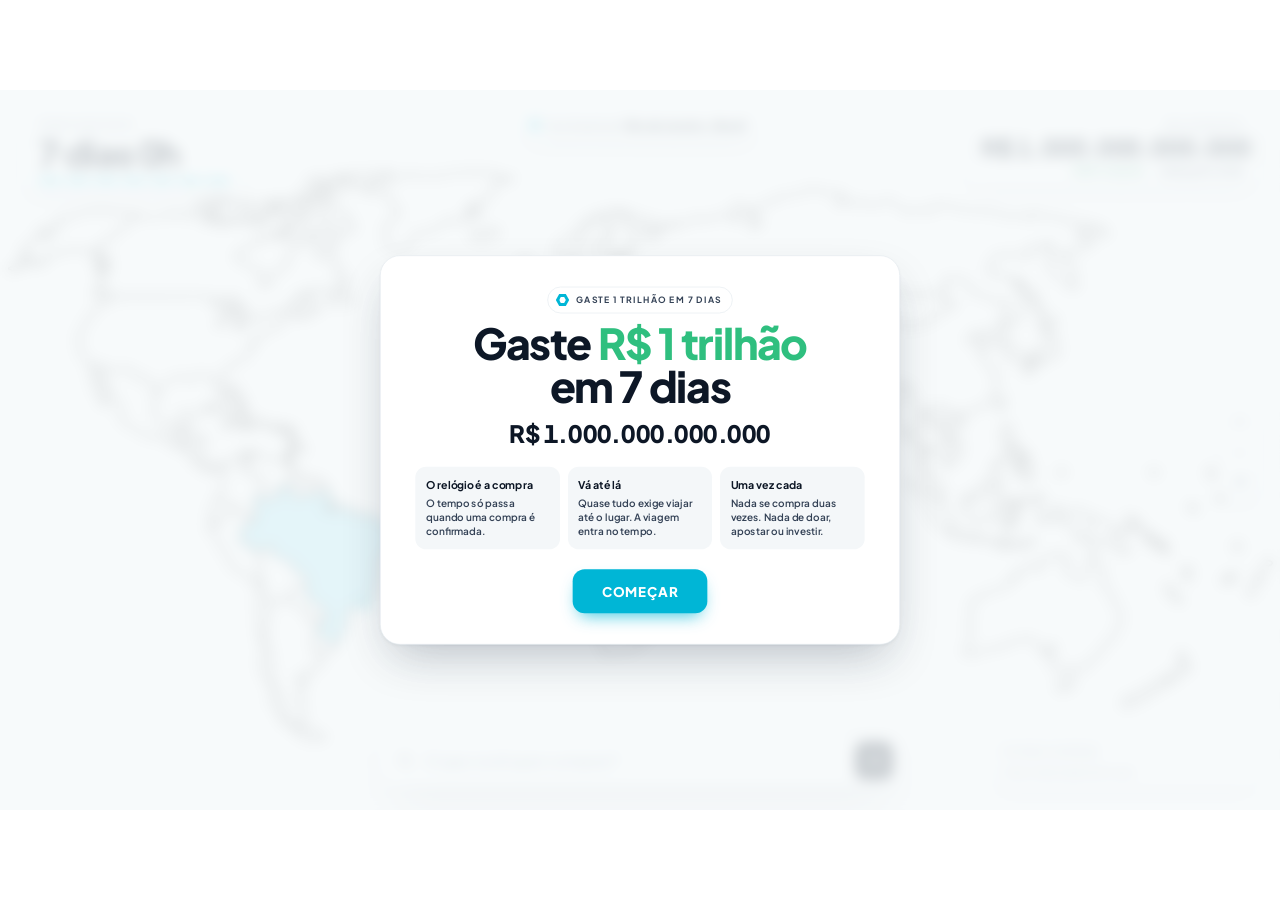
<file: index.html>
<!doctype html>
<html lang="pt-BR">
<head>
<meta charset="utf-8">
<meta name="viewport" content="width=device-width, initial-scale=1">
<title>Gaste 1 Trilhão</title>
<meta name="description" content="Você tem R$ 1 trilhão e 7 dias para gastar tudo.">
<link rel="preconnect" href="https://fonts.googleapis.com">
<link rel="preconnect" href="https://fonts.gstatic.com" crossorigin>
<link href="https://fonts.googleapis.com/css2?family=Plus+Jakarta+Sans:wght@400;500;600;700;800&display=swap" rel="stylesheet">
<link rel="stylesheet" href="style.css">
</head>
<body>
<div id="viewport">
  <div id="stage">

    <!-- ===== MAPA EM TELA CHEIA ===== -->
    <div id="mapWrap">
      <div id="mapInner">
        <img id="mapImg" src="mapa_mundi_em_branco.png" alt="" draggable="false">
        <canvas id="mapCanvas"></canvas>
        <svg id="mapSvg" viewBox="0 0 1793 877" preserveAspectRatio="none">
          <defs>
            <filter id="softShadow" x="-50%" y="-50%" width="200%" height="200%">
              <feDropShadow dx="0" dy="2" stdDeviation="2.5" flood-color="#0b3b4a" flood-opacity=".22"/>
            </filter>
          </defs>
          <g id="routeLayer"></g>
          <g id="dotsLayer"></g>
          <g id="markerLayer"></g>
          <g id="fxLayer"></g>
        </svg>
      </div>
    </div>
    <div id="mapTip"></div>

    <!-- ===== HUD FLUTUANTE ===== -->
    <section id="timeBox" class="hud">
      <div class="lbl">TEMPO RESTANTE</div>
      <div id="timeValue" class="time-val">7 dias 0h</div>
      <div id="dayPills" class="day-pills"></div>
      <div id="urgency" class="urgency"></div>
    </section>

    <div id="locChip" class="hud"><span class="pin"></span><span>Você está em <b id="locName">Rio de Janeiro, Brasil</b></span></div>
    <div id="banner"></div>

    <section id="moneyBox" class="hud">
      <div class="lbl">SEU DINHEIRO</div>
      <div id="moneyValue" class="money-val">R$ 1.000.000.000.000</div>
      <div class="money-sub"><span id="leftPct">100% restante</span><span class="dot">·</span><span id="spentValue">nada gasto ainda</span></div>
      <div id="pileWrap">
        <canvas id="pile" width="760" height="420"></canvas>
        <div class="pile-cap">R$ 1 trilhão em notas de R$ 100 = um cubo de 22 m.<br>Cada bloco = R$ 1 bilhão. Você tem 1,75 m.</div>
      </div>
    </section>

    <div id="zoomCtl" class="hud">
      <button data-z="in" title="Aproximar">+</button>
      <button data-z="out" title="Afastar">−</button>
      <button data-z="reset" title="Visão mundial">↺</button>
    </div>

    <section id="historyBar" class="hud">
      <div class="hist-title">ÚLTIMAS COMPRAS</div>
      <div id="histChips"></div>
      <button id="histAll" class="link-btn" type="button">VER TODAS →</button>
    </section>

    <!-- ===== CAIXA DE TEXTO (centro, embaixo) ===== -->
    <form id="searchForm" autocomplete="off">
      <ul id="suggest"></ul>
      <div class="search-box">
        <svg class="search-ico" viewBox="0 0 24 24"><circle cx="11" cy="11" r="7"/><path d="m20 20-3.5-3.5"/></svg>
        <input id="searchInput" type="text" placeholder="O que você quer comprar?" spellcheck="false">
        <button id="searchBtn" type="submit" aria-label="Pesquisar">
          <svg viewBox="0 0 24 24"><path d="M5 12h14M13 6l6 6-6 6"/></svg>
        </button>
      </div>
    </form>

    <!-- ===== MINI TELA DE CONFIRMAÇÃO ===== -->
    <div id="modalBack" class="hidden"><div id="modal"></div></div>

    <!-- ===== MOMENTO DO DINHEIRO ===== -->
    <div id="moment" class="hidden">
      <div class="mo-card">
        <div class="mo-k" id="moK">VOCÊ GASTOU</div>
        <div class="mo-v" id="moV">R$ 0</div>
        <div class="mo-row">
          <div id="moArt"></div>
          <div class="mo-pile">
          <canvas id="bigPile" width="1520" height="1120"></canvas>
          </div>
          <div id="moLens" class="hidden">
            <div class="lens-head">ZOOM EM 1 BLOCO</div>
            <div class="lens-sub">1 bloco = R$ 1 bilhão · 2,2 m de altura</div>
            <canvas id="lensCv" width="360" height="360"></canvas>
            <div id="lensCap" class="lens-cap"></div>
          </div>
        </div>
        <div class="mo-r" id="moR"></div>
        <div class="mo-cmp" id="moCmp"></div>
        <div class="mo-next" id="moNext">clique para continuar ▸</div>
      </div>
    </div>

    <div id="vignette"></div>
    <div id="milestone" class="hidden"><div class="ms-band"><div class="ms-k">MARCO</div><div class="ms-t" id="msT"></div><div class="ms-s" id="msS"></div><div class="ms-bar"><i id="msBar"></i></div></div></div>
    <div id="overlay" class="hidden"></div>
    <canvas id="confetti"></canvas>
  </div>
</div>

<div id="adminDock" class="hidden"></div>

<script src="map-data.js"></script>
<script src="data.js"></script>
<script src="art.js"></script>
<script src="cube.js"></script>
<script src="game.js"></script>
<script src="admin.js"></script>
</body>
</html>
</file>
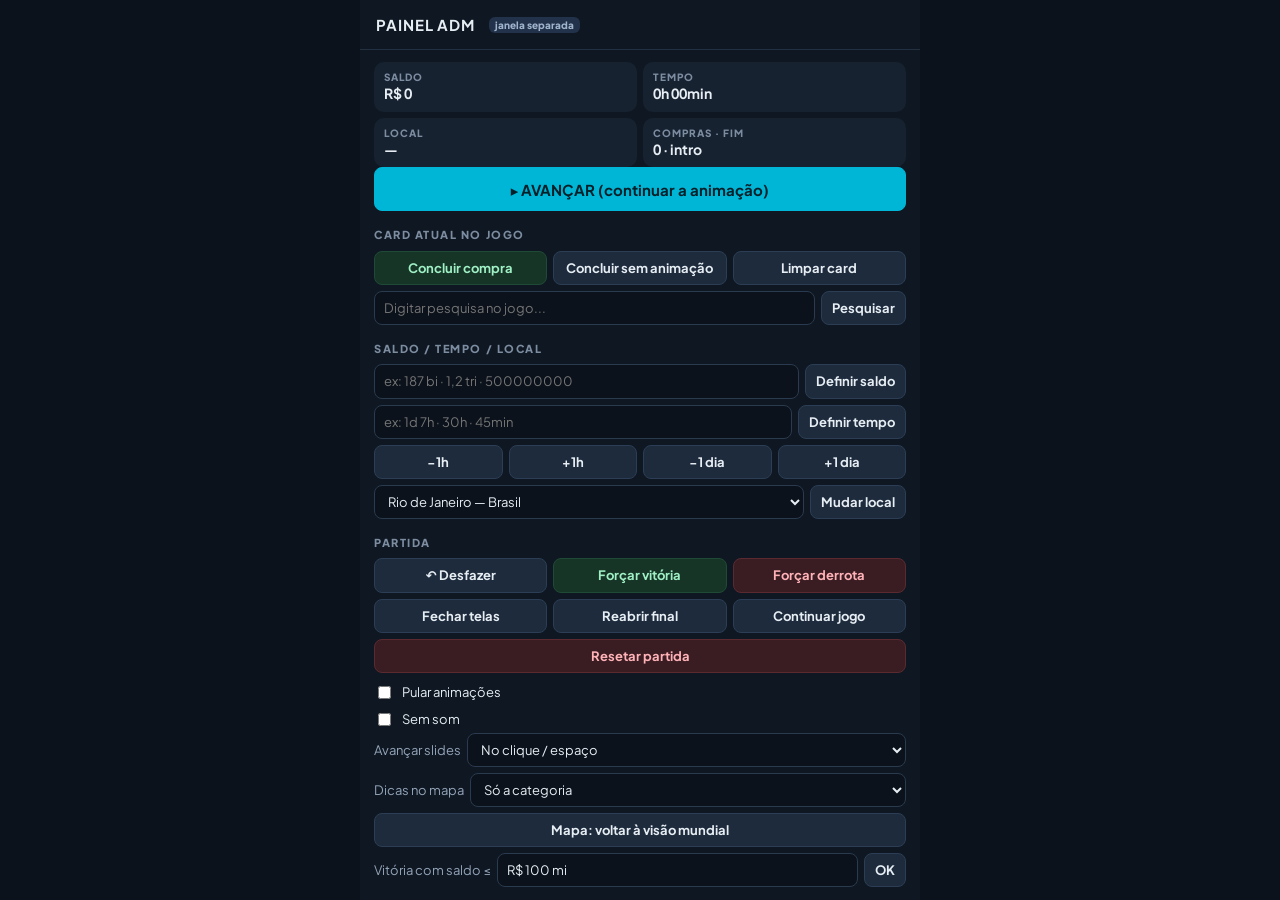
<file: admin.html>
<!doctype html>
<html lang="pt-BR">
<head>
<meta charset="utf-8">
<meta name="viewport" content="width=device-width, initial-scale=1">
<meta name="robots" content="noindex">
<title>ADM · Gaste 1 Trilhão</title>
<link href="https://fonts.googleapis.com/css2?family=Plus+Jakarta+Sans:wght@400;600;700;800&display=swap" rel="stylesheet">
<style>
  html,body{margin:0;height:100%;background:#0b121b}
  #root{max-width:560px;height:100%;margin:0 auto}
</style>
</head>
<body>
<div id="root"></div>
<script src="map-data.js"></script>
<script src="data.js"></script>
<script src="admin.js"></script>
<script>window.TRILHAO_ADMIN.mount(document.getElementById('root'), { local: false });</script>
</body>
</html>
</file>
<file: style.css>
:root{
  --ink:#0d1726;
  --ink-2:#334155;
  --muted:#7a8799;
  --line:#e6ebf0;
  --line-2:#d9e1e8;
  --soft:#f4f7f9;
  --accent:#00b6d6;
  --accent-ink:#0790ad;
  --accent-soft:#e3f7fb;
  --accent-soft-2:#c9f0f7;
  --money:#2fbf7f;
  --money-ink:#13945c;
  --danger:#e5484d;
  --danger-soft:#fdeeee;
  --warn:#f08c00;
  --warn-soft:#fff4e2;
  --ok:#12a66a;
  --ok-soft:#e5f7ef;
  --glass:rgba(255,255,255,.9);
  --shadow:0 1px 2px rgba(15,30,50,.05),0 12px 32px -10px rgba(15,30,50,.16);
  --shadow-lg:0 2px 4px rgba(15,30,50,.05),0 30px 70px -18px rgba(15,30,50,.28);
  --font:'Plus Jakarta Sans',ui-sans-serif,system-ui,-apple-system,'Segoe UI',Roboto,Arial,sans-serif;
}
*{box-sizing:border-box;margin:0;padding:0}
html,body{height:100%;background:#fff;overflow:hidden}
body{font-family:var(--font);color:var(--ink);-webkit-font-smoothing:antialiased}
button,input,select{font-family:inherit}
.hidden{display:none!important}

#viewport{position:fixed;inset:0;overflow:hidden}
#stage{position:absolute;left:0;top:0;width:1920px;height:1080px;transform-origin:0 0;background:#fff;overflow:hidden}

.lbl{font-size:13px;font-weight:800;letter-spacing:.16em;color:var(--muted)}
.hud{position:absolute;z-index:10;background:var(--glass);backdrop-filter:blur(8px);-webkit-backdrop-filter:blur(8px);border:1px solid rgba(220,228,235,.9);box-shadow:var(--shadow);border-radius:20px}

/* ---------- mapa em tela cheia ---------- */
#mapWrap{position:absolute;inset:0;overflow:hidden;cursor:default}
#mapWrap.zoomed{cursor:grab}
#mapWrap.dragging{cursor:grabbing}
#mapInner{position:absolute;left:0;top:0;width:1920px;height:939px;transform-origin:0 0;will-change:transform}
#mapImg,#mapCanvas,#mapSvg{position:absolute;left:0;top:0;width:100%;height:100%;user-select:none;-webkit-user-drag:none}
#mapImg{opacity:.9}
#mapCanvas{mix-blend-mode:multiply;pointer-events:none}
#mapSvg{pointer-events:none;overflow:visible}

#mapTip{position:absolute;z-index:20;pointer-events:none;padding:14px 16px;border-radius:16px;background:#fff;border:1px solid var(--line);box-shadow:var(--shadow-lg);min-width:220px;max-width:380px;opacity:0;transition:opacity .12s}
#mapTip.on{opacity:1}
#mapTip .t{display:flex;align-items:center;gap:9px;font-size:19px;font-weight:800;color:var(--ink)}
#mapTip .sw{width:14px;height:14px;border-radius:5px;border:1px solid rgba(0,0,0,.08);flex:none}
#mapTip .s{font-size:14px;font-weight:700;color:var(--muted);margin-top:3px}
#mapTip ul{list-style:none;margin-top:10px;padding-top:10px;border-top:1px solid var(--line);display:flex;flex-direction:column;gap:6px}
#mapTip li{font-size:15px;font-weight:600;color:var(--ink-2);white-space:nowrap;overflow:hidden;text-overflow:ellipsis}
#mapTip li.own{text-decoration:line-through;color:#a6b1bd}
#mapTip li.blk{color:#b7505a;font-size:14px}
#mapTip .more{font-size:13px;color:var(--muted);font-weight:700}

/* marcadores (unidades do viewBox 1793x877) */
.m-ring{fill:none;stroke:var(--accent);stroke-width:3;transform-box:fill-box;transform-origin:center;animation:ring 2s ease-out infinite}
.m-core{fill:var(--accent);stroke:#fff;stroke-width:4;filter:url(#softShadow)}
.m-dest{fill:none;stroke:var(--ink);stroke-width:3;transform-box:fill-box;transform-origin:center;animation:ring 1.2s ease-out infinite}
@keyframes ring{0%{transform:scale(.6);opacity:.9}100%{transform:scale(2.6);opacity:0}}
.route{fill:none;stroke:var(--ink);stroke-width:3;stroke-dasharray:2 9;stroke-linecap:round;opacity:.55}
.route-done{fill:none;stroke:var(--accent);stroke-width:2.5;stroke-dasharray:1 8;stroke-linecap:round;opacity:.6}
.plane{fill:var(--ink);stroke:#fff;stroke-width:1.5}
.badge-bg{fill:#fff;stroke:var(--accent-ink);stroke-width:2.2;filter:url(#softShadow)}
.badge-ic{fill:none;stroke:var(--accent-ink);stroke-width:2;stroke-linecap:round;stroke-linejoin:round}
.pop{animation:pop .6s cubic-bezier(.3,1.6,.5,1) both;transform-box:fill-box;transform-origin:center}
@keyframes pop{0%{transform:scale(0)}100%{transform:scale(1)}}
.float-lbl{font:800 30px var(--font);fill:var(--danger);paint-order:stroke;stroke:#fff;stroke-width:7px;stroke-linejoin:round}
.trip-lbl{font:800 26px var(--font);fill:var(--ink);paint-order:stroke;stroke:#fff;stroke-width:7px;stroke-linejoin:round}

/* ---------- tempo ---------- */
#timeBox{left:32px;top:28px;padding:16px 24px 14px}
.time-val{font-size:54px;font-weight:800;letter-spacing:-.025em;line-height:1.08;margin-top:4px;font-variant-numeric:tabular-nums;white-space:nowrap;transition:color .4s;transform-origin:left center}
.time-val.bump{animation:bump .6s ease}
@keyframes bump{30%{transform:scale(1.06)}}
.day-pills{display:flex;gap:6px;margin-top:10px}
.day-pill{width:36px;height:6px;border-radius:6px;background:var(--accent);position:relative;overflow:hidden}
.day-pill i{position:absolute;inset:0;background:#e3e9ee;transform-origin:left;transform:scaleX(0);transition:transform 1.2s cubic-bezier(.2,.8,.2,1)}
.urgency{font-size:14px;font-weight:800;letter-spacing:.02em;margin-top:6px}
.urgency:empty{display:none}
#timeBox.warn .time-val{color:var(--warn)}
#timeBox.warn .day-pill{background:var(--warn)}
#timeBox.warn .urgency{color:var(--warn)}
#timeBox.danger .time-val{color:var(--danger);animation:pulseTxt 1.6s ease-in-out infinite}
#timeBox.danger .day-pill{background:var(--danger)}
#timeBox.danger .urgency{color:var(--danger)}
@keyframes pulseTxt{0%,100%{opacity:1}50%{opacity:.72}}

/* ---------- local + banner ---------- */
#locChip{left:50%;top:28px;transform:translateX(-50%);display:flex;align-items:center;gap:11px;padding:12px 20px 12px 15px;border-radius:999px;font-size:18px;color:var(--ink-2);white-space:nowrap}
#locChip b{color:var(--ink);font-weight:800}
.pin{width:13px;height:13px;border-radius:50%;background:var(--accent);box-shadow:0 0 0 4px var(--accent-soft-2);flex:none}
#banner{position:absolute;left:50%;top:100px;transform:translate(-50%,-8px);z-index:12;padding:16px 30px;border-radius:999px;background:var(--ink);color:#fff;font-size:30px;font-weight:800;letter-spacing:.03em;opacity:0;transition:opacity .35s,transform .35s;white-space:nowrap;pointer-events:none;box-shadow:var(--shadow-lg)}
#banner.on{opacity:1;transform:translate(-50%,0)}
#banner b{color:#7fe3f4}

/* ---------- dinheiro ---------- */
#moneyBox{right:32px;top:28px;width:440px;padding:16px 22px 14px;text-align:right}
.money-val{font-size:38px;font-weight:800;letter-spacing:-.02em;line-height:1.12;margin-top:4px;font-variant-numeric:tabular-nums;white-space:nowrap}
.money-sub{margin-top:3px;font-size:15px;font-weight:700;color:var(--ink-2);font-variant-numeric:tabular-nums}
.money-sub .dot{margin:0 8px;color:var(--line-2)}
#leftPct{color:var(--money-ink)}


/* ---------- zoom ---------- */
#zoomCtl{right:32px;top:50%;transform:translateY(-50%);display:flex;flex-direction:column;gap:4px;padding:6px;border-radius:16px}
#zoomCtl button{width:42px;height:42px;border-radius:11px;border:0;background:transparent;font-size:21px;font-weight:700;color:var(--ink-2);cursor:pointer}
#zoomCtl button:hover{background:var(--soft)}

/* ---------- histórico ---------- */
#historyBar{right:32px;bottom:32px;width:400px;padding:14px 16px 10px}
.hist-title{font-size:12px;font-weight:800;letter-spacing:.14em;color:var(--muted);margin-bottom:8px}
#histChips{display:flex;flex-direction:column;gap:6px}
#histChips .ch{display:flex;align-items:center;gap:9px;padding:8px 12px;border-radius:11px;background:var(--soft);font-size:15px;font-weight:700;color:var(--ink-2);animation:slideIn .5s cubic-bezier(.2,.8,.2,1) both}
#histChips .ch .nm{flex:1;overflow:hidden;text-overflow:ellipsis;white-space:nowrap}
#histChips .ch b{color:var(--ink);font-variant-numeric:tabular-nums;white-space:nowrap}
#histChips .ck{color:var(--ok);font-weight:900}
#histChips .empty{font-size:14px;color:var(--muted);font-weight:500;padding:4px 0 6px}
@keyframes slideIn{from{opacity:0;transform:translateX(10px)}to{opacity:1;transform:none}}
.link-btn{border:0;background:none;color:var(--accent-ink);font-weight:800;font-size:12px;letter-spacing:.08em;cursor:pointer;padding:8px 6px 4px;border-radius:9px}
.link-btn:hover{text-decoration:underline}

/* ---------- caixa de texto ---------- */
#searchForm{position:absolute;left:50%;bottom:36px;transform:translateX(-50%);width:780px;z-index:15}
.search-box{display:flex;align-items:center;height:76px;border:1.5px solid var(--line-2);border-radius:22px;background:#fff;padding:0 9px 0 24px;box-shadow:var(--shadow-lg);transition:border-color .15s,box-shadow .15s}
.search-box:focus-within{border-color:var(--accent);box-shadow:0 0 0 6px var(--accent-soft),var(--shadow-lg)}
.search-ico{width:26px;height:26px;fill:none;stroke:var(--muted);stroke-width:2.2;stroke-linecap:round;flex:none}
#searchInput{flex:1;border:0;outline:0;font-size:23px;font-weight:600;color:var(--ink);padding:0 16px;background:transparent;min-width:0}
#searchInput::placeholder{color:#9aa7b6;font-weight:600}
#searchBtn{width:58px;height:58px;border-radius:16px;border:0;background:var(--ink);display:grid;place-items:center;cursor:pointer;flex:none}
#searchBtn:hover{background:#1d2b40}
#searchBtn svg{width:26px;height:26px;fill:none;stroke:#fff;stroke-width:2.4;stroke-linecap:round;stroke-linejoin:round}
#suggest{list-style:none;position:absolute;left:0;right:0;bottom:88px;background:#fff;border:1px solid var(--line);border-radius:18px;box-shadow:var(--shadow-lg);padding:6px;display:none}
#suggest.on{display:block}
#suggest li{display:flex;align-items:center;gap:12px;padding:12px 14px;border-radius:12px;font-size:18px;font-weight:600;color:var(--ink-2);cursor:pointer}
#suggest li .ic{width:32px;height:32px;border-radius:10px;background:var(--soft);display:grid;place-items:center;flex:none}
#suggest li .ic svg{width:19px;height:19px}
#suggest li .where{margin-left:auto;font-size:14px;color:var(--muted);font-weight:700}
#suggest li.sel,#suggest li:hover{background:var(--accent-soft);color:var(--ink)}
.icon{fill:none;stroke:currentColor;stroke-width:1.9;stroke-linecap:round;stroke-linejoin:round}

/* ---------- mini tela de confirmação ---------- */
#modalBack{position:absolute;inset:0;z-index:30;display:flex;align-items:center;justify-content:center;padding-bottom:90px;background:rgba(236,241,245,.5);backdrop-filter:blur(3px);-webkit-backdrop-filter:blur(3px);animation:fade .3s ease both}
@keyframes fade{from{opacity:0}to{opacity:1}}
#modal{width:820px;max-height:860px;background:#fff;border-radius:30px;border:1px solid var(--line);box-shadow:var(--shadow-lg);padding:34px 38px 32px;animation:cardIn .45s cubic-bezier(.2,.8,.2,1) both;overflow:hidden}
@keyframes cardIn{from{opacity:0;transform:translateY(16px) scale(.97)}to{opacity:1;transform:none}}
.loading{display:flex;align-items:center;justify-content:center;gap:18px;padding:22px 0}
.loader{display:flex;gap:8px}
.loader i{width:13px;height:13px;border-radius:50%;background:var(--accent);animation:bounce .9s ease-in-out infinite}
.loader i:nth-child(2){animation-delay:.12s}.loader i:nth-child(3){animation-delay:.24s}
@keyframes bounce{0%,100%{transform:translateY(0);opacity:.35}50%{transform:translateY(-9px);opacity:1}}
.loading-txt{font-size:20px;font-weight:800;letter-spacing:.16em;color:var(--ink-2)}
.c-title{display:flex;align-items:center;gap:14px;font-size:28px;font-weight:800;letter-spacing:-.015em;line-height:1.15}
.c-ico{width:52px;height:52px;border-radius:15px;background:var(--accent-soft);color:var(--accent-ink);display:grid;place-items:center;flex:none}
.c-ico svg{width:28px;height:28px}
.big3{display:flex;align-items:flex-end;justify-content:space-between;gap:20px;margin-top:22px;padding:24px 26px;border-radius:22px;background:var(--soft)}
.big3 .price{font-size:58px;font-weight:800;letter-spacing:-.03em;line-height:1;white-space:nowrap}
.big3 .time{font-size:52px;font-weight:800;letter-spacing:-.025em;line-height:1;white-space:nowrap;text-align:right}
.big3 small{display:block;font-size:14px;font-weight:700;color:var(--muted);letter-spacing:0;margin-top:10px}
.where{margin-top:18px;display:flex;align-items:center;gap:12px;font-size:24px;font-weight:800}
.tag{font-size:12px;font-weight:800;letter-spacing:.08em;padding:5px 10px;border-radius:999px;background:var(--soft);color:var(--muted);border:1px solid var(--line)}
.tag.remote{background:var(--accent-soft);color:var(--accent-ink);border-color:transparent}
.tag.need{background:var(--ink);color:#fff;border-color:transparent}
.why{margin-top:12px;font-size:16px;font-weight:600;color:var(--ink-2);display:flex;gap:10px;align-items:flex-start;line-height:1.45}
.why svg{width:20px;height:20px;flex:none;margin-top:1px;color:var(--accent-ink)}
.dets{margin-top:12px;display:flex;flex-direction:column}
.det{display:flex;align-items:baseline;gap:8px;padding:5px 0;font-size:17px;color:var(--muted);font-weight:600}
.det i{flex:1;border-bottom:2px dotted var(--line-2);transform:translateY(-4px)}
.det b{color:var(--ink-2);font-weight:800}
.alert{margin-top:14px;padding:14px 18px;border-radius:16px;font-size:17px;font-weight:700;line-height:1.4;display:flex;gap:10px;align-items:flex-start}
.alert.danger{background:var(--danger-soft);color:#b42328}
.alert svg{width:22px;height:22px;flex:none;margin-top:1px}
.btns{display:flex;gap:12px;margin-top:22px}
.btn{height:66px;border-radius:18px;border:0;font-size:20px;font-weight:800;letter-spacing:.06em;cursor:pointer;transition:transform .1s,filter .15s,background .15s}
.btn:active{transform:scale(.98)}
.btn-buy{flex:1;background:var(--accent);color:#fff;box-shadow:0 12px 26px -10px rgba(0,182,214,.8)}
.btn-buy:hover{filter:brightness(1.05)}
.btn-buy:disabled{background:#cfd8e1;box-shadow:none;cursor:not-allowed}
.btn-ghost{padding:0 28px;background:#fff;color:var(--ink-2);border:1.5px solid var(--line-2)}
.btn-ghost:hover{background:var(--soft)}
.btn-dark{flex:1;background:var(--ink);color:#fff}
.flex-lbl{margin-top:16px;font-size:13px;font-weight:800;letter-spacing:.12em;color:var(--muted)}
.chips{display:grid;grid-template-columns:repeat(4,1fr);gap:8px;margin-top:8px}
.chip{height:52px;border-radius:14px;border:1.5px solid var(--line-2);background:#fff;font-size:18px;font-weight:800;color:var(--ink-2);cursor:pointer}
.chip.on{border-color:var(--accent);background:var(--accent-soft);color:var(--accent-ink)}
.custom{margin-top:8px;display:flex;align-items:center;gap:10px;height:54px;border:1.5px solid var(--line-2);border-radius:14px;padding:0 8px 0 16px}
.custom:focus-within{border-color:var(--accent)}
.custom span{font-weight:700;color:var(--muted);font-size:17px}
.custom input{flex:1;border:0;outline:0;font-size:19px;font-weight:700;min-width:0;font-variant-numeric:tabular-nums}
.custom .mini{height:38px;padding:0 14px;border-radius:10px;border:0;background:var(--ink);color:#fff;font-weight:700;font-size:14px;cursor:pointer;white-space:nowrap}
.is-flex .big3{padding:20px 24px}
.is-flex .big3 .price{font-size:50px}
.blocked .c-ico{background:var(--danger-soft);color:var(--danger)}
.notfound .c-ico,.owned .c-ico{background:var(--soft);color:var(--muted)}
.block-title{margin-top:20px;font-size:40px;font-weight:800;letter-spacing:-.015em;line-height:1.1;color:var(--danger)}
.owned .block-title{color:var(--ink)}
.block-msg{margin-top:12px;font-size:20px;line-height:1.5;color:var(--ink-2);font-weight:600}

/* ---------- momento do dinheiro (slide) ---------- */
#moment{position:absolute;inset:0;z-index:40;display:flex;align-items:center;justify-content:center;background:rgba(246,249,251,.86);backdrop-filter:blur(6px);-webkit-backdrop-filter:blur(6px);animation:fade .45s ease both;cursor:pointer}
#moment.out{animation:fadeOut .45s ease forwards}
@keyframes fadeOut{to{opacity:0}}
.mo-card{text-align:center;display:flex;flex-direction:column;align-items:center}
.mo-k{font-size:24px;font-weight:800;letter-spacing:.24em;color:var(--muted)}
.mo-v{font-size:104px;font-weight:800;letter-spacing:-.035em;line-height:1.05;margin-top:6px;font-variant-numeric:tabular-nums;white-space:nowrap;color:var(--ink)}
.mo-pile{position:relative}

#moLens{width:270px;flex:none;padding:16px 18px;background:#fff;border:1px solid var(--line);border-radius:22px;box-shadow:var(--shadow-lg);text-align:center;animation:lensIn .5s cubic-bezier(.3,1.4,.5,1) both}
@keyframes lensIn{from{opacity:0;transform:scale(.6)}to{opacity:1;transform:none}}
.lens-head{font-size:13px;font-weight:800;letter-spacing:.14em}
.lens-sub{font-size:13px;font-weight:600;color:var(--muted);margin-top:2px}
#lensCv{width:190px;height:190px;margin:12px auto 8px;display:block}
.lens-cap{font-size:17px;font-weight:800;line-height:1.3}
.lens-cap small{display:block;font-size:13px;font-weight:600;color:var(--muted);margin-top:2px}
.mo-r{margin-top:30px;font-size:34px;font-weight:800;color:var(--money-ink);min-height:44px;opacity:0;transform:translateY(8px);transition:opacity .6s,transform .6s}
.mo-r.on{opacity:1;transform:none}
.mo-r span{color:var(--ink)}
.mo-next{margin-top:26px;font-size:15px;font-weight:700;color:#a3afbc;letter-spacing:.06em;opacity:0;transition:opacity .6s}
.mo-next.on{opacity:1;animation:nudge 1.6s ease-in-out infinite}
@keyframes nudge{50%{transform:translateX(4px)}}

/* ---------- overlay / modais grandes ---------- */
#overlay{position:absolute;inset:0;background:rgba(246,249,251,.82);backdrop-filter:blur(10px);display:flex;align-items:center;justify-content:center;z-index:50;animation:fade .35s ease both}
.modal{width:780px;background:#fff;border-radius:30px;border:1px solid var(--line);box-shadow:var(--shadow-lg);padding:46px 52px;text-align:center;animation:cardIn .5s cubic-bezier(.2,.8,.2,1) both}
.modal .kicker{font-size:15px;font-weight:800;letter-spacing:.2em;color:var(--accent-ink)}
.modal h1{font-size:64px;font-weight:800;letter-spacing:-.03em;line-height:1.02;margin-top:12px}
.modal h1.win-num{font-size:58px;white-space:nowrap;margin-top:16px}
.modal .win-sub{font-size:28px;font-weight:800;letter-spacing:.2em;color:var(--accent-ink);margin-top:6px}
.modal .big{font-size:36px;font-weight:800;margin-top:14px;font-variant-numeric:tabular-nums;letter-spacing:-.01em}
.modal p{font-size:19px;line-height:1.55;color:var(--ink-2);margin-top:14px;font-weight:500}
.modal .grid{display:grid;grid-template-columns:repeat(3,1fr);gap:12px;margin-top:28px;text-align:left}
.modal .grid div{padding:16px 18px;border-radius:16px;background:var(--soft)}
.modal .grid small{display:block;font-size:12px;font-weight:800;letter-spacing:.12em;color:var(--muted)}
.modal .grid b{display:block;font-size:22px;font-weight:800;margin-top:6px;font-variant-numeric:tabular-nums}
.modal .btn{margin-top:30px;padding:0 44px}
.modal.lose .kicker{color:var(--danger)}
.intro .brand{display:inline-flex;align-items:center;gap:10px;padding:9px 16px 9px 12px;border:1px solid var(--line);border-radius:999px;font-size:13px;letter-spacing:.14em;color:var(--ink-2);font-weight:700}
.intro .brand-hex{width:20px;height:20px;background:var(--accent);clip-path:polygon(25% 5%,75% 5%,100% 50%,75% 95%,25% 95%,0 50%);position:relative}
.intro .brand-hex::after{content:'';position:absolute;inset:5px;background:#fff;clip-path:inherit}
.intro h1 span{color:var(--money)}
.intro .rules{display:grid;grid-template-columns:repeat(3,1fr);gap:12px;margin-top:28px;text-align:left}
.intro .rules div{padding:16px;border-radius:16px;background:var(--soft);font-size:15px;line-height:1.45;color:var(--ink-2);font-weight:600}
.intro .rules b{display:block;color:var(--ink);font-size:16px;margin-bottom:4px}
.hist-modal{width:860px;text-align:left;padding:36px 40px;max-height:920px;display:flex;flex-direction:column}
.hist-modal h3{font-size:28px;font-weight:800}
.hist-modal ol{margin-top:18px;overflow:auto;display:flex;flex-direction:column;gap:8px;list-style:none;padding-right:6px}
.hist-modal li{display:grid;grid-template-columns:34px 1fr auto auto;gap:14px;align-items:center;padding:12px 14px;border-radius:12px;background:var(--soft);font-size:16px;font-weight:600}
.hist-modal li .n{color:var(--muted);font-weight:800}
.hist-modal li .p{font-weight:800;font-variant-numeric:tabular-nums}
.hist-modal li .t{color:var(--muted);font-size:14px;width:90px;text-align:right}
.hist-modal .btn{margin-top:20px;align-self:flex-end;padding:0 30px;height:52px}

#confetti{position:absolute;inset:0;width:1920px;height:1080px;pointer-events:none;z-index:60}
#adminDock{position:fixed;right:16px;top:16px;bottom:16px;width:440px;z-index:999;border-radius:18px;overflow:hidden;box-shadow:0 20px 60px rgba(0,0,0,.35)}

/* ================= v2 ================= */
#moneyBox{cursor:pointer;transition:box-shadow .3s}
#pileWrap{max-height:0;overflow:hidden;opacity:0;transition:max-height .8s cubic-bezier(.2,.8,.2,1),opacity .6s,margin .6s;margin-top:0}
#pileWrap.open{max-height:300px;opacity:1;margin-top:10px}
#pile{display:block;width:380px;height:210px;margin-left:auto}
.pile-cap{font-size:12.5px;line-height:1.45;color:var(--muted);font-weight:600;margin-top:4px}

.mo-row{display:flex;align-items:center;justify-content:center;gap:34px;margin-top:22px}
#bigPile{display:block;width:760px;height:560px}
#moArt{width:300px;flex:none;text-align:left}
#moArt .art{width:300px;height:188px;border-radius:22px;overflow:hidden;border:1px solid var(--line);box-shadow:var(--shadow-lg);background:#fff;animation:cardIn .6s cubic-bezier(.2,.8,.2,1) both}
#moArt .art svg{width:100%;height:100%;display:block}
#moArt .nm{margin-top:14px;font-size:22px;font-weight:800;line-height:1.2}
#moArt .pl{margin-top:6px;font-size:15px;font-weight:700;color:var(--muted)}
.mo-v{font-size:96px}
.mo-r{margin-top:8px}
.mo-cmp{margin-top:12px;font-size:21px;font-weight:700;color:var(--ink-2);max-width:900px;line-height:1.4;opacity:0;transform:translateY(8px);transition:opacity .7s,transform .7s;min-height:30px}
.mo-cmp.on{opacity:1;transform:none}
.mo-cmp b{color:var(--accent-ink)}
.mo-next{margin-top:18px}

.c-art{height:170px;border-radius:20px;overflow:hidden;border:1px solid var(--line);margin-bottom:18px}
.c-art svg{width:100%;height:100%;display:block}
.is-flex .c-art{height:118px}

/* reta final: sutil */
#vignette{position:absolute;inset:0;pointer-events:none;z-index:9;opacity:0;transition:opacity 2s;box-shadow:inset 0 0 180px rgba(229,72,77,.16)}
#vignette.on{opacity:1;animation:vig 3.2s ease-in-out infinite}
@keyframes vig{50%{opacity:.55}}
#timeBox.danger{border-color:rgba(229,72,77,.35);box-shadow:0 0 0 4px rgba(229,72,77,.08),var(--shadow)}

/* marcos */
#milestone{position:absolute;inset:0;z-index:45;display:flex;align-items:center;cursor:pointer;background:rgba(246,249,251,.55);backdrop-filter:blur(2px);animation:fade .4s ease both}
#milestone.out{animation:fadeOut .5s ease forwards}
.ms-band{width:100%;padding:44px 0 40px;background:var(--ink);color:#fff;text-align:center;animation:band .7s cubic-bezier(.2,.9,.2,1) both;box-shadow:0 30px 80px -20px rgba(13,23,38,.5)}
@keyframes band{from{transform:scaleY(0)}to{transform:none}}
.ms-k{font-size:16px;font-weight:800;letter-spacing:.3em;color:#7fe3f4;animation:cardIn .6s .2s both}
.ms-t{font-size:92px;font-weight:800;letter-spacing:-.02em;line-height:1.05;margin-top:8px;animation:msIn .8s .25s cubic-bezier(.2,.9,.2,1) both}
@keyframes msIn{from{opacity:0;transform:translateX(-80px)}to{opacity:1;transform:none}}
.ms-s{font-size:26px;font-weight:600;color:#c7d3df;margin-top:10px;animation:cardIn .6s .5s both}
.ms-bar{width:900px;height:14px;border-radius:14px;background:rgba(255,255,255,.12);margin:26px auto 0;overflow:hidden}
.ms-bar i{display:block;height:100%;width:0;border-radius:14px;background:linear-gradient(90deg,#4fd699,#00b6d6);transition:width 1.6s .5s cubic-bezier(.2,.8,.2,1)}

/* tela final com recibo */
.final{width:1500px;display:grid;grid-template-columns:1fr 560px;gap:34px;background:#fff;border-radius:32px;border:1px solid var(--line);box-shadow:var(--shadow-lg);padding:44px 48px;animation:cardIn .6s cubic-bezier(.2,.8,.2,1) both;text-align:left}
.final .kicker{font-size:16px;font-weight:800;letter-spacing:.22em;color:var(--accent-ink)}
.final.lose .kicker{color:var(--danger)}
.final h1{font-size:62px;font-weight:800;letter-spacing:-.03em;line-height:1.03;margin-top:10px;white-space:nowrap}
.final .sub{font-size:22px;font-weight:600;color:var(--ink-2);margin-top:10px}
.final .grid{display:grid;grid-template-columns:repeat(3,1fr);gap:10px;margin-top:22px}
.final .grid div{padding:14px 16px;border-radius:16px;background:var(--soft)}
.final .grid small{display:block;font-size:11px;font-weight:800;letter-spacing:.12em;color:var(--muted)}
.final .grid b{display:block;font-size:21px;font-weight:800;margin-top:4px;font-variant-numeric:tabular-nums}
.final canvas{display:block;width:620px;height:360px;margin:6px auto 0}
.receipt{background:#fffdf7;border:1px solid #efe6d2;border-radius:6px 6px 18px 18px;padding:26px 28px 22px;font-variant-numeric:tabular-nums;box-shadow:0 20px 40px -24px rgba(13,23,38,.35);max-height:820px;display:flex;flex-direction:column;position:relative}
.receipt::before{content:'';position:absolute;left:0;right:0;top:-8px;height:8px;background:radial-gradient(circle at 6px 8px,transparent 6px,#fffdf7 6.5px) 0 0/14px 8px repeat-x}
.receipt h3{text-align:center;font-size:20px;font-weight:800;letter-spacing:.2em}
.receipt .rd{text-align:center;font-size:13px;color:var(--muted);font-weight:600;margin-top:4px;padding-bottom:12px;border-bottom:2px dashed #e6dcc6}
.receipt ol{list-style:none;overflow:hidden;margin-top:10px;display:flex;flex-direction:column;gap:3px;flex:1;min-height:0}
.receipt li{display:flex;gap:8px;align-items:baseline;font-size:15px;font-weight:600;color:var(--ink-2);opacity:0;animation:printIn .35s ease forwards}
.receipt li .n{flex:1;white-space:nowrap;overflow:hidden;text-overflow:ellipsis}
.receipt li .d{flex:none;width:30px;border-bottom:2px dotted #d9cfb8;transform:translateY(-4px)}
.receipt li b{color:var(--ink);font-weight:800}
@keyframes printIn{from{opacity:0;transform:translateY(-4px)}to{opacity:1;transform:none}}
.receipt .tot{display:flex;justify-content:space-between;align-items:baseline;border-top:2px dashed #e6dcc6;margin-top:12px;padding-top:12px;font-size:22px;font-weight:800}
.receipt .tot.left{font-size:16px;color:var(--danger);border-top:0;margin-top:0;padding-top:4px}
.c-art{position:relative}
.c-art.dim svg{filter:grayscale(.6);opacity:.7}
.own-stamp{position:absolute;right:18px;top:50%;transform:translateY(-50%) rotate(-8deg);border:4px solid var(--ink);color:var(--ink);font-weight:800;font-size:26px;letter-spacing:.12em;padding:6px 16px;border-radius:10px;background:rgba(255,255,255,.85)}
.final .f-left{display:flex;flex-direction:column;min-width:0}
.final.lose h1{color:var(--ink)}
.receipt.dense li{font-size:13px;gap:6px}
.receipt.dense ol{gap:1px}
#banner b{white-space:nowrap}
.ms-s b{display:block;margin-top:8px;font-size:22px;color:#7fe3f4;font-weight:800;letter-spacing:.02em}
.c-art{height:176px;background:linear-gradient(135deg,#f3f7fa,#eaf2f6);display:flex;justify-content:center}
.c-art svg{width:282px;height:100%}
.is-flex .c-art{height:120px}
.is-flex .c-art svg{width:192px}
.c-art{background:none;border:0;border-radius:0;overflow:visible}
.c-art svg{border-radius:18px;border:1px solid var(--line);box-shadow:0 10px 24px -14px rgba(13,23,38,.35)}
</file>
